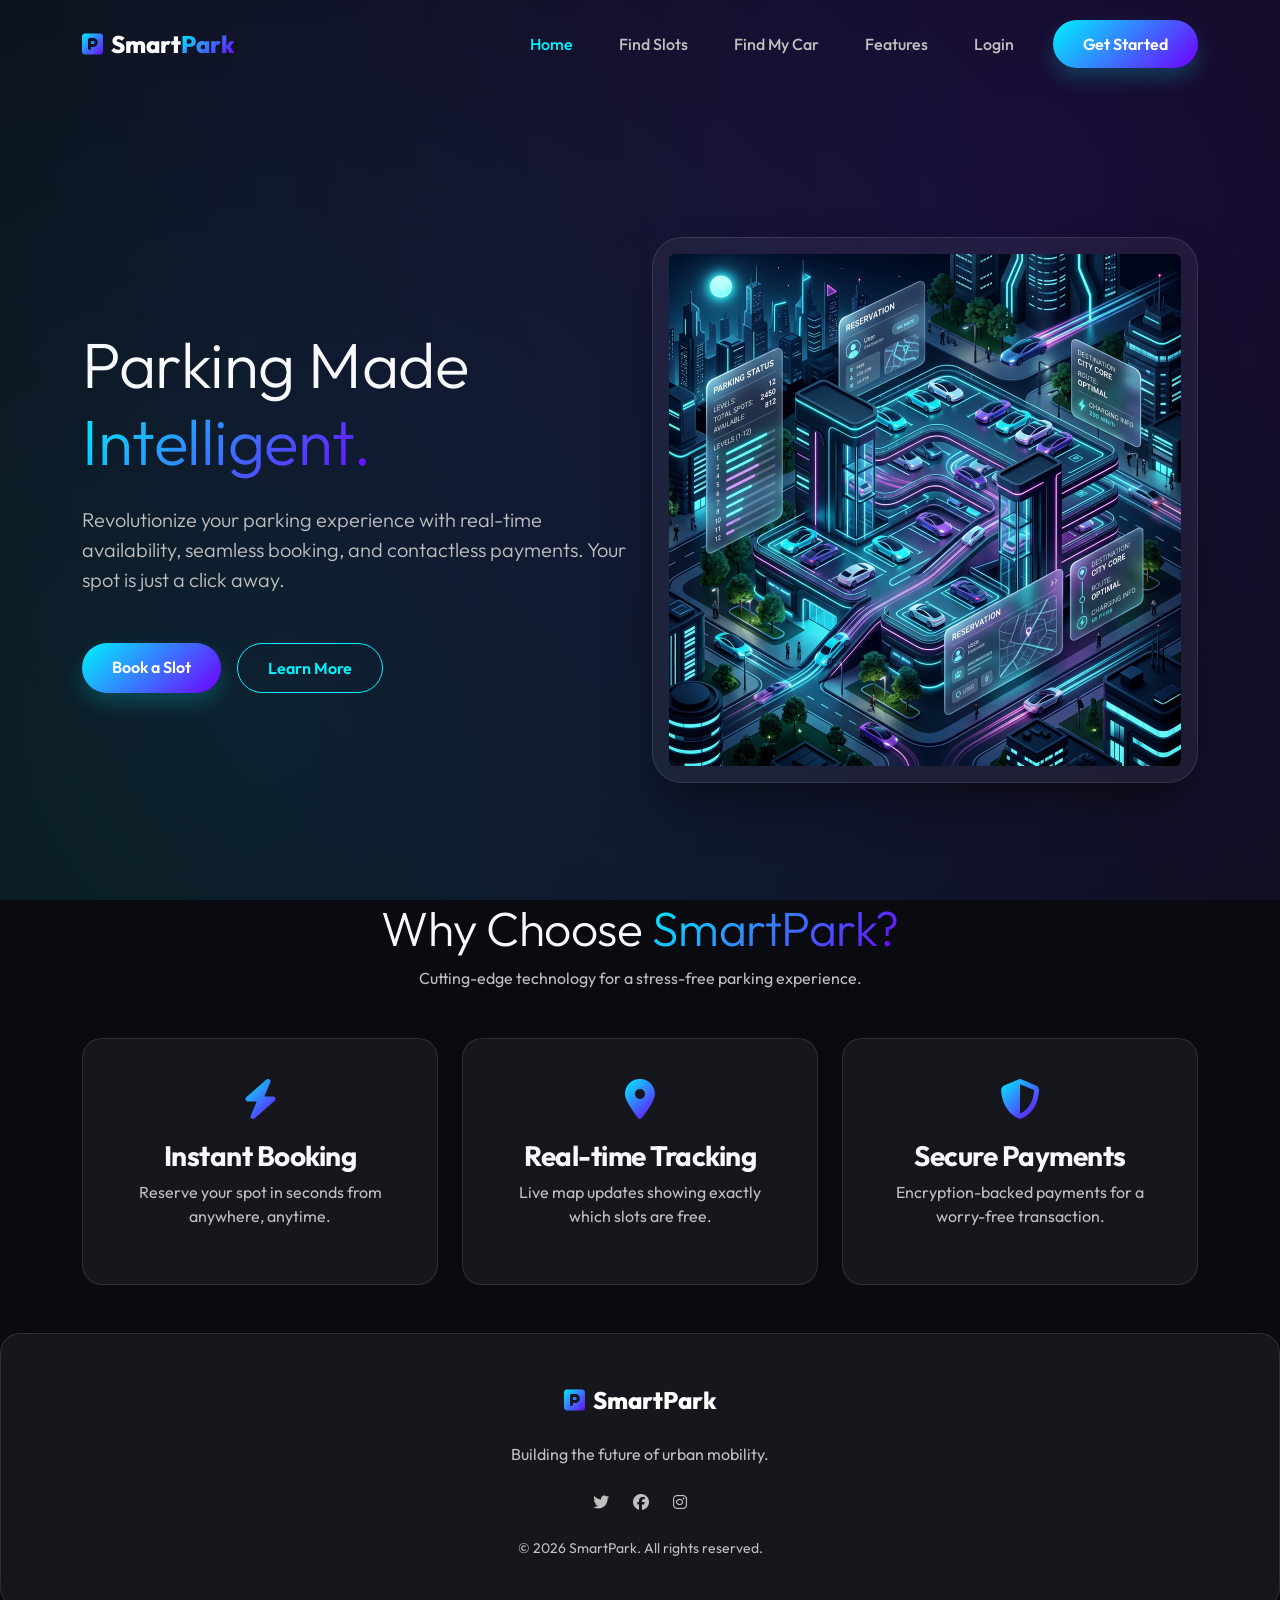
<file: index.html>
<!DOCTYPE html>
<html lang="en">
<head>
    <meta charset="UTF-8">
    <meta name="viewport" content="width=device-width, initial-scale=1.0">
    <title>SmartPark | Future of Urban Parking</title>
    <meta name="description" content="Experience the next generation of smart parking. Book, track, and pay for parking slots in real-time.">
    <!-- Bootstrap 5 CSS -->
    <link href="https://cdn.jsdelivr.net/npm/bootstrap@5.3.0/dist/css/bootstrap.min.css" rel="stylesheet">
    <!-- Font Awesome -->
    <link rel="stylesheet" href="https://cdnjs.cloudflare.com/ajax/libs/font-awesome/6.4.0/css/all.min.css">
    <!-- Custom CSS -->
    <link rel="stylesheet" href="assets/css/style.css">
</head>
<body>

    <!-- Navbar -->
    <nav class="navbar navbar-expand-lg fixed-top">
        <div class="container">
            <a class="navbar-brand" href="index.html">
                <i class="fas fa-parking text-gradient me-2"></i>Smart<span class="text-gradient">Park</span>
            </a>
            <button class="navbar-toggler" type="button" data-bs-toggle="collapse" data-bs-target="#navbarNav">
                <span class="navbar-toggler-icon"></span>
            </button>
            <div class="collapse navbar-collapse" id="navbarNav">
                <ul class="navbar-nav ms-auto align-items-center" id="nav-links">
                    <li class="nav-item"><a class="nav-link active" href="index.html">Home</a></li>
                    <li class="nav-item"><a class="nav-link" href="slots.html">Find Slots</a></li>
                    <li class="nav-item"><a class="nav-link" href="find_car.html">Find My Car</a></li>
                    <li class="nav-item"><a class="nav-link" href="#features">Features</a></li>
                    <li class="nav-item" id="auth-link"><a class="nav-link" href="auth.html">Login</a></li>
                    <li class="nav-item ms-lg-3" id="cta-link">
                        <a href="auth.html" class="btn btn-primary-custom">Get Started</a>
                    </li>
                </ul>
            </div>
        </div>
    </nav>

    <!-- Hero Section -->
    <section class="hero d-flex align-items-center">
        <div class="container">
            <div class="row align-items-center">
                <div class="col-lg-6 fade-in">
                    <h1 class="display-3 mb-4">Parking Made <span class="text-gradient">Intelligent.</span></h1>
                    <p class="lead text-muted mb-5">Revolutionize your parking experience with real-time availability, seamless booking, and contactless payments. Your spot is just a click away.</p>
                    <div class="d-flex gap-3">
                        <a href="slots.html" class="btn btn-primary-custom">Book a Slot</a>
                        <a href="#features" class="btn btn-outline-custom">Learn More</a>
                    </div>
                </div>
                <div class="col-lg-6 mt-5 mt-lg-0 fade-in" style="animation-delay: 0.2s;">
                    <div class="hero-img-container glass p-3">
                        <img src="assets/img/hero-bg.png" alt="Smart Parking Future" class="img-fluid rounded">
                    </div>
                </div>
            </div>
        </div>
    </section>

    <!-- Features Section -->
    <section id="features" class="py-100">
        <div class="container">
            <div class="text-center mb-5 fade-in">
                <h2 class="display-5">Why Choose <span class="text-gradient">SmartPark?</span></h2>
                <p class="text-muted">Cutting-edge technology for a stress-free parking experience.</p>
            </div>
            <div class="row g-4">
                <div class="col-md-4 fade-in" style="animation-delay: 0.1s;">
                    <div class="glass feature-card glass-hover text-center">
                        <i class="fas fa-bolt feature-icon"></i>
                        <h3>Instant Booking</h3>
                        <p class="text-muted">Reserve your spot in seconds from anywhere, anytime.</p>
                    </div>
                </div>
                <div class="col-md-4 fade-in" style="animation-delay: 0.2s;">
                    <div class="glass feature-card glass-hover text-center">
                        <i class="fas fa-map-marker-alt feature-icon"></i>
                        <h3>Real-time Tracking</h3>
                        <p class="text-muted">Live map updates showing exactly which slots are free.</p>
                    </div>
                </div>
                <div class="col-md-4 fade-in" style="animation-delay: 0.3s;">
                    <div class="glass feature-card glass-hover text-center">
                        <i class="fas fa-shield-alt feature-icon"></i>
                        <h3>Secure Payments</h3>
                        <p class="text-muted">Encryption-backed payments for a worry-free transaction.</p>
                    </div>
                </div>
            </div>
        </div>
    </section>

    <!-- Footer -->
    <footer class="py-5 glass mt-5">
        <div class="container text-center">
            <a class="navbar-brand mb-4 d-block" href="#">
                <i class="fas fa-parking text-gradient me-2"></i>SmartPark
            </a>
            <p class="text-muted mb-4">Building the future of urban mobility.</p>
            <div class="d-flex justify-content-center gap-4 mb-4">
                <a href="#" class="text-muted"><i class="fab fa-twitter"></i></a>
                <a href="#" class="text-muted"><i class="fab fa-facebook"></i></a>
                <a href="#" class="text-muted"><i class="fab fa-instagram"></i></a>
            </div>
            <p class="text-muted small mb-0">&copy; 2026 SmartPark. All rights reserved.</p>
        </div>
    </footer>

    <!-- Bootstrap JS -->
    <script src="https://cdn.jsdelivr.net/npm/bootstrap@5.3.0/dist/js/bootstrap.bundle.min.js"></script>
    <script>
        window.addEventListener('scroll', function() {
            if (window.scrollY > 50) {
                document.querySelector('.navbar').classList.add('scrolled');
            } else {
                document.querySelector('.navbar').classList.remove('scrolled');
            }
        });

        async function checkAuth() {
            const resp = await fetch('api/auth.php?action=check');
            const user = await resp.json();
            
            if (user.logged_in) {
                const authLink = document.getElementById('auth-link');
                const ctaLink = document.getElementById('cta-link');
                
                authLink.innerHTML = `<a class="nav-link" href="history.html">My Bookings</a>`;
                ctaLink.innerHTML = `<a href="api/auth.php?action=logout" class="btn btn-outline-custom">Logout</a>`;
                
                if (user.role === 'Admin') {
                    const nav = document.getElementById('nav-links');
                    nav.insertAdjacentHTML('afterbegin', `<li class="nav-item"><a class="nav-link text-warning" href="admin/dashboard.php">Admin Panel</a></li>`);
                }
            }
        }
        checkAuth();
    </script>
</body>
</html>
</file>
<file: assets/css/style.css>
@import url('https://fonts.googleapis.com/css2?family=Outfit:wght@300;400;600;700&display=swap');

:root {
    --primary: #00f2ff;
    --secondary: #7000ff;
    --dark: #0a0b10;
    --card-bg: rgba(255, 255, 255, 0.05);
    --glass-border: rgba(255, 255, 255, 0.1);
    --text-main: #f8f9fa;
    --text-muted: #c0c0c0;
    --accent-gradient: linear-gradient(135deg, var(--primary), var(--secondary));
    --transition: all 0.3s cubic-bezier(0.4, 0, 0.2, 1);
}

body {
    background-color: var(--dark);
    color: var(--text-main);
    font-family: 'Outfit', sans-serif;
    overflow-x: hidden;
}

/* Glassmorphism */
.glass {
    background: var(--card-bg);
    backdrop-filter: blur(12px);
    -webkit-backdrop-filter: blur(12px);
    border: 1px solid var(--glass-border);
    border-radius: 20px;
}

.glass-hover:hover {
    background: rgba(255, 255, 255, 0.08);
    border-color: rgba(255, 255, 255, 0.2);
    transform: translateY(-5px);
}

/* Typography */
h1, h2, h3, h4, h5 {
    font-weight: 700;
    letter-spacing: -0.5px;
}

.text-muted {
    color: var(--text-muted) !important;
}

.text-gradient {
    background: var(--accent-gradient);
    -webkit-background-clip: text;
    -webkit-text-fill-color: transparent;
}

/* Buttons */
.btn-primary-custom {
    background: var(--accent-gradient);
    border: none;
    padding: 12px 30px;
    border-radius: 50px;
    color: white;
    font-weight: 600;
    transition: var(--transition);
    box-shadow: 0 10px 20px rgba(0, 242, 255, 0.2);
}

.btn-primary-custom:hover {
    transform: scale(1.05);
    box-shadow: 0 15px 30px rgba(112, 0, 255, 0.3);
    color: white;
}

.btn-outline-custom {
    background: transparent;
    border: 1px solid var(--primary);
    padding: 12px 30px;
    border-radius: 50px;
    color: var(--primary);
    font-weight: 600;
    transition: var(--transition);
}

.btn-outline-custom:hover {
    background: var(--primary);
    color: var(--dark);
}

/* Navbar */
.navbar {
    padding: 20px 0;
    transition: var(--transition);
    z-index: 1000;
}

.navbar.scrolled {
    padding: 15px 0;
    background: rgba(10, 11, 16, 0.8);
    backdrop-filter: blur(10px);
}

.navbar-brand {
    font-size: 1.5rem;
    font-weight: 800;
    color: white !important;
}

.nav-link {
    color: var(--text-muted) !important;
    font-weight: 500;
    margin: 0 15px;
    transition: var(--transition);
}

.nav-link:hover, .nav-link.active {
    color: var(--primary) !important;
}

/* Hero Section */
.hero {
    min-height: 100vh;
    padding-top: 120px;
    background: radial-gradient(circle at 80% 20%, rgba(112, 0, 255, 0.15), transparent),
                radial-gradient(circle at 20% 80%, rgba(0, 242, 255, 0.1), transparent);
    position: relative;
}

.hero-img-container {
    position: relative;
    border-radius: 30px;
    overflow: hidden;
    box-shadow: 0 25px 50px -12px rgba(0, 0, 0, 0.5);
}

.hero-img-container img {
    width: 100%;
    transition: transform 0.5s ease;
}

.hero-img-container:hover img {
    transform: scale(1.05);
}

/* Feature Cards */
.feature-card {
    padding: 40px;
    height: 100%;
    transition: var(--transition);
}

.feature-icon {
    font-size: 2.5rem;
    margin-bottom: 20px;
    background: var(--accent-gradient);
    -webkit-background-clip: text;
    -webkit-text-fill-color: transparent;
}

/* Parking Slots */
.slot-grid {
    display: grid;
    grid-template-columns: repeat(auto-fill, minmax(100px, 1fr));
    gap: 20px;
    padding: 30px;
}

.slot {
    aspect-ratio: 1/1;
    display: flex;
    flex-direction: column;
    align-items: center;
    justify-content: center;
    cursor: pointer;
    transition: var(--transition);
}

.slot i {
    font-size: 1.5rem;
    margin-bottom: 5px;
}

.slot.available {
    border: 1px solid #00ff88;
    color: #00ff88;
}

.slot.available:hover {
    background: rgba(0, 255, 136, 0.1);
}

.slot.occupied {
    border: 1px solid #ff4b4b;
    color: #ff4b4b;
    opacity: 0.5;
    cursor: not-allowed;
}

.slot.reserved {
    border: 1px solid #ffaa00;
    color: #ffaa00;
}

.slot.selected {
    background: var(--accent-gradient);
    border: none;
    color: white;
    transform: scale(1.1);
    box-shadow: 0 0 20px var(--primary);
}

/* Forms */
.auth-container {
    min-height: 100vh;
    display: flex;
    align-items: center;
    justify-content: center;
    background: radial-gradient(circle at center, rgba(112, 0, 255, 0.1), transparent);
}

.form-control-custom {
    background: rgba(255, 255, 255, 0.05);
    border: 1px solid var(--glass-border);
    border-radius: 12px;
    padding: 12px 20px;
    color: white;
    transition: var(--transition);
}

.form-control-custom:focus {
    background: rgba(255, 255, 255, 0.08);
    border-color: var(--primary);
    box-shadow: 0 0 0 0.25rem rgba(0, 242, 255, 0.1);
    color: white;
    outline: none;
}

/* Animations */
@keyframes fadeIn {
    from { opacity: 0; transform: translateY(20px); }
    to { opacity: 1; transform: translateY(0); }
}

.fade-in {
    animation: fadeIn 0.8s ease forwards;
}

/* New UI Enhancements */
.ticket-qr {
    background: white;
    padding: 20px;
    border-radius: 15px;
    display: inline-block;
    margin: 20px 0;
}

.stats-card {
    border-left: 4px solid var(--primary);
    transition: var(--transition);
}

.stats-card:hover {
    border-left-width: 8px;
    background: rgba(255, 255, 255, 0.08);
}

.slot.motorcycle i {
    transform: rotate(-15deg);
}

.slot .price-tag {
    font-size: 0.7rem;
    opacity: 0.8;
    margin-top: 5px;
}

.floor-btn {
    padding: 10px 20px;
    border-radius: 10px;
    border: 1px solid var(--glass-border);
    background: transparent;
    color: var(--text-muted);
    transition: var(--transition);
}

.floor-btn.active {
    background: var(--accent-gradient);
    color: white;
    border: none;
}

/* Modal Styling */
.modal-content.glass {
    background: rgba(15, 16, 25, 0.95);
    border: 1px solid var(--glass-border);
    backdrop-filter: blur(20px);
}

.modal-header {
    border-bottom: 1px solid var(--glass-border);
}

.modal-footer {
    border-top: 1px solid var(--glass-border);
}
</file>
